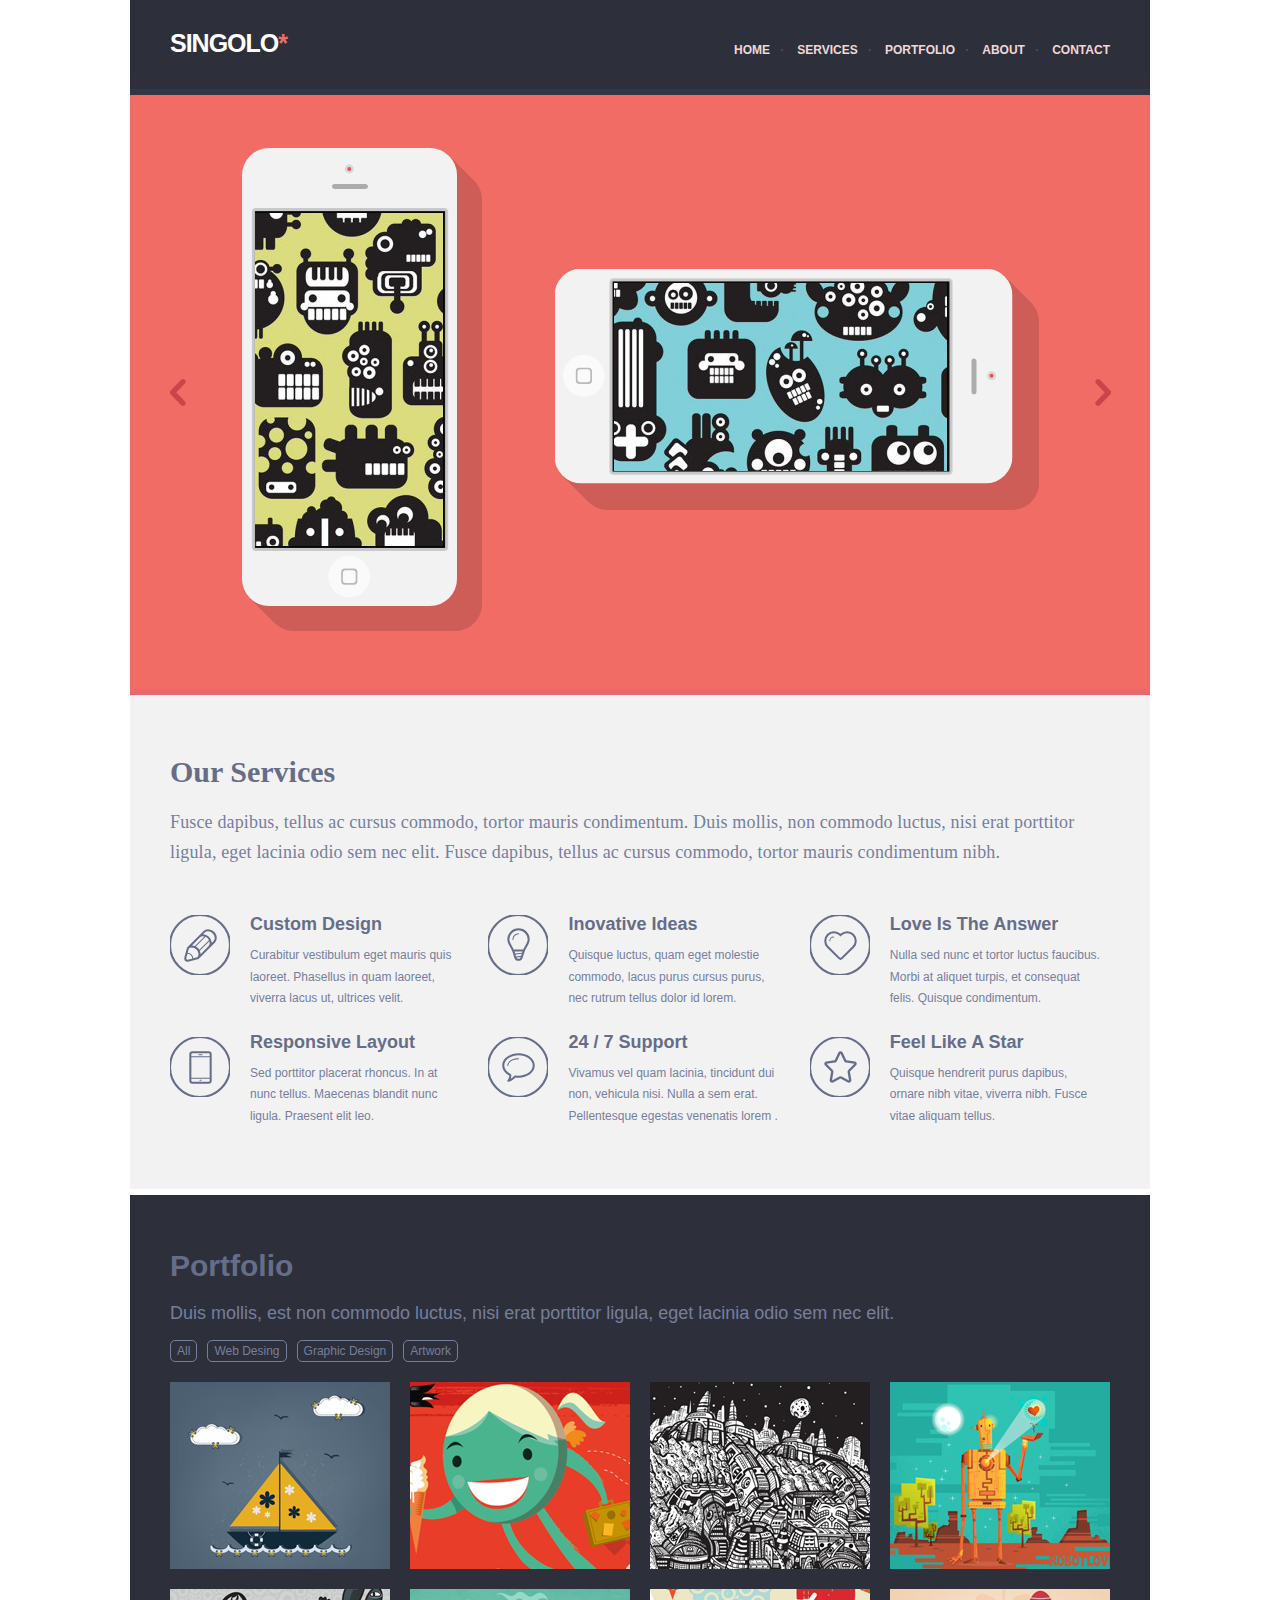
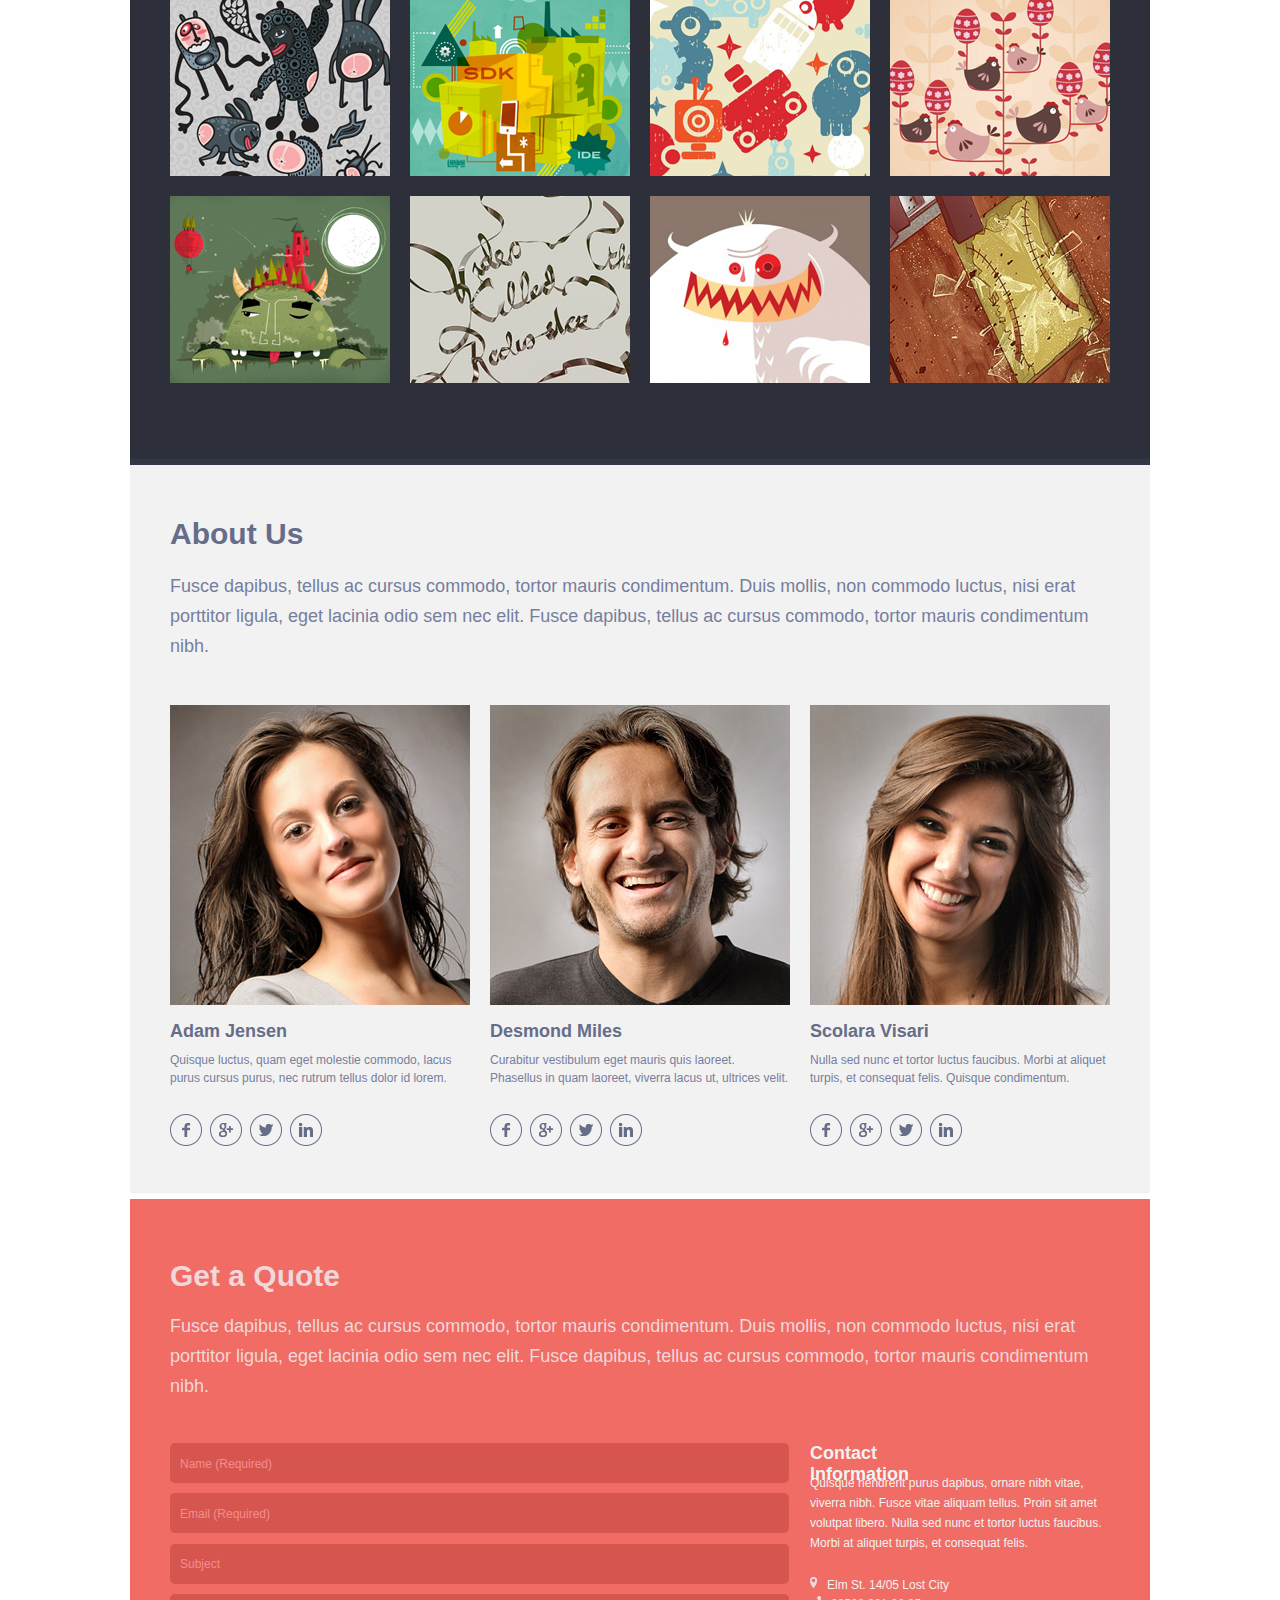
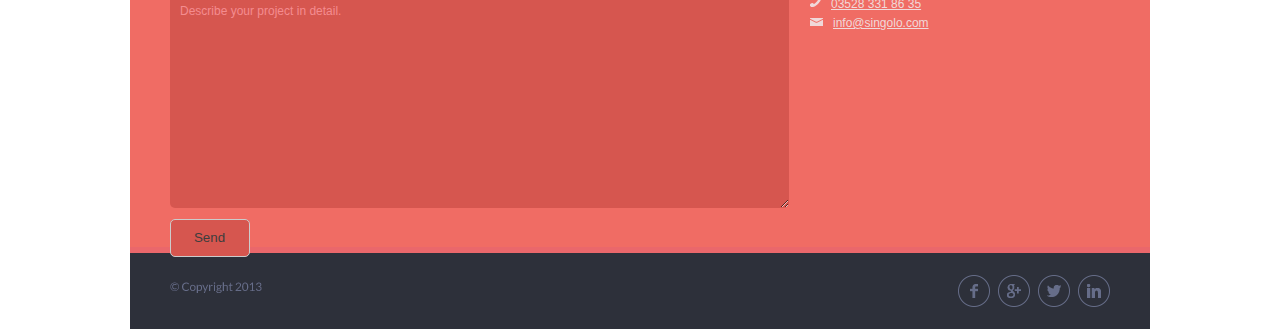
<file: index.html>
<!DOCTYPE html>
<html lang="en">
<head>
	<meta charset="UTF-8">
	<title>RS School Singolo</title>
	<link 	href="style.css" rel="stylesheet"/>
</head>
<body>

    <header class="header">
        <div class="wrapper wrapper_header">
            <div class="logo">
                <h1>Singolo<span class="color_light_red">*</span></h1>
            </div>   
            <nav>
                <ul class="navigation">
                    <li><a>Home</a></li>
                    <li class="dot"><a>Services</a></li>
                    <li class="dot"><a>Portfolio</a></li>
                    <li class="dot"><a>About</a></li>
                    <li class="dot"><a>Contact</a></li>
                </ul>
            </nav>
        </div>     
    </header>
    <div class="shadow shadow_header"></div>
    <section class="main_first_page">
        <div class="promo">
            <div class="wrapper wrapper_promo">
                <div class="chev_left"><img id="chev_left" src="assets/chev_left.png" height="27"></div>
                <div class="phone_vertical">
                    <div class="vertical"><img src="assets/phone.svg" id="phone_vertical"></div>
                    <div id="shadow_vertical"><img src="assets/phone_vertical/shadow_vertical.png"></div>
                    <div class="vertical_img"></div>
                </div>
                <div class="phone_horizontal">
                    <div class="horizontal"><img src="assets/phone.svg" id="phone_horizontal"></div>
                    <div id="shadow_horizontal"><img src="assets/phone_horizontal/shadow_horizontal.png"></div>
                    <div class="horizontal_img"></div>
                </div>
                <div class="chev_right"><img id="chev_right" src="assets/chev_right.png" height="27"></div>
            </div>
        </div>
        <div class="shadow color_shadow_promo"></div>
        <div class="services">
            <div class="wrapper wrapper_services">
                <div class="description">
                    <h1>Our Services</h1>
                    <p>Fusce dapibus, tellus ac cursus commodo, tortor mauris condimentum. Duis mollis, non commodo luctus, nisi erat porttitor 
                        ligula, eget lacinia odio sem nec elit. Fusce dapibus, tellus ac cursus commodo, tortor mauris condimentum nibh.</p>
                </div>
                <div class="options">
                    <ul>
                        <li>
                            <img src="assets/services_1.svg" height="120">
                            <div>
                                <h3>Custom Design</h3>
                                <p>Curabitur vestibulum eget mauris quis laoreet. Phasellus in quam laoreet, viverra lacus ut, ultrices velit.</p>
                            </div>
                        </li>
                        <li class="li_margin_between_second">
                            <img src="assets/services_2.svg" height="120">
                            <div>
                                <h3>Inovative Ideas</h3>
                                <p>Quisque luctus, quam eget molestie commodo, lacus purus cursus purus, nec rutrum tellus dolor id lorem.</p>
                            </div>
                        </li>
                        <li class="li_margin_between_third">
                            <img src="assets/services_3.svg" height="120">
                            <div>
                                <h3>Love Is The Answer</h3>
                                <p>Nulla sed nunc et tortor luctus faucibus. Morbi at aliquet turpis, et consequat felis. Quisque condimentum.</p>
                            </div>
                        </li>
                        <li>
                            <img class="second_row" src="assets/services_4.svg" height="120">
                            <div>
                                <h3 id="second_row">Responsive Layout</h3>
                                <p>Sed porttitor placerat rhoncus. In at nunc tellus. Maecenas blandit nunc ligula. Praesent elit leo.</p>
                            </div>
                        </li>
                        <li class="li_margin_between_second">
                            <img class="second_row" src="assets/services_5.svg" height="120">
                            <div>
                                <h3 id="second_row">24 / 7 Support</h3>
                                <p>Vivamus vel quam lacinia, tincidunt dui non, vehicula nisi. Nulla a sem erat. Pellentesque egestas venenatis lorem .</p>
                            </div>
                        </li>
                        <li class="li_margin_between_third">
                            <img class="second_row" src="assets/services_6.svg" height="120">
                            <div>
                                <h3 id="second_row">Feel Like A Star</h3>
                                <p>Quisque hendrerit purus dapibus, ornare nibh vitae, viverra nibh. Fusce vitae aliquam tellus.</p>
                            </div>
                        </li>
                    </ul>                    
                </div>    
            </div>
        </div>
        <div class="shadow color_shadow_services"></div>
    </section>

    <section class="portfolio">
        <div class="wrapper wrapper_portfolio">
            <div class="text_portfolio">
                <h1>Portfolio</h1>
                <span class="span_second_page">Duis mollis, est non commodo luctus, nisi erat porttitor ligula, eget lacinia odio sem nec elit.</span>
            </div>
            <div class="buttons">
                <button class="button_all">All</button>
                <button class="button_web">Web Desing</button>
                <button class="button_grapfic">Graphic Design</button>
                <button class="button_art">Artwork</button>
            </div>
            <div class="portfolio_pictures">
                <img src="assets2/pictures/image1.png" height="187">
                <img src="assets2/pictures/image2.png" height="187">
                <img src="assets2/pictures/image3.png" height="187">
                <img src="assets2/pictures/image4.png" height="187">
                <img src="assets2/pictures/image5.png" height="187">
                <img src="assets2/pictures/image6.png" height="187">
                <img src="assets2/pictures/image7.png" height="187">
                <img src="assets2/pictures/image8.png" height="187">
                <img src="assets2/pictures/image9.png" height="187">
                <img src="assets2/pictures/image10.png" height="187">
                <img src="assets2/pictures/image11.png" height="187">
                <img src="assets2/pictures/image12.png" height="187">
            </div>
        </div>
    </section>
    <div class="shadow shadow_portfolio"></div>
    <section class="about">
        <div class="wrapper warapper_bout">
            <div class="text_about">
                <h1>About Us</h1>
                <span class="span_second_page">Fusce dapibus, tellus ac cursus commodo, tortor mauris condimentum. Duis mollis, non commodo luctus, nisi erat porttitor 
                    ligula, eget lacinia odio sem nec elit. Fusce dapibus, tellus ac cursus commodo, tortor mauris condimentum nibh.</span>
            </div>
            <div class="about_us_pictures">
                <div class="first_picture">
                    <img src="assets2/photos/photo1.png" height="300">
                    <h3 class="bold">Adam Jensen</h3>
                    <span class="middle">Quisque luctus, quam eget molestie commodo, lacus purus cursus purus, nec rutrum tellus dolor id lorem.</span>
                    <div class="social_networks">
                        <img src="assets2/icons/facebook.png" height="32">
                        <img src="assets2/icons/google.png" height="32">
                        <img src="assets2/icons/twitter.png" height="32">
                        <img src="assets2/icons/linkedIn.png" height="32">
                    </div>
                </div>
                <div class="second_picture">
                    <img src="assets2/photos/photo2.png" height="300">
                    <h3 class="bold">Desmond Miles</h3>
                    <span class="middle">Curabitur vestibulum eget mauris quis laoreet. Phasellus in quam laoreet, viverra lacus ut, ultrices velit.</span>
                    <div class="social_networks">
                        <img src="assets2/icons/facebook.png" height="32">
                        <img src="assets2/icons/google.png" height="32">
                        <img src="assets2/icons/twitter.png" height="32">
                        <img src="assets2/icons/linkedIn.png" height="32">
                    </div>
                </div>
                <div class="third_picture">
                    <img src="assets2/photos/photo3.png" height="300">
                    <h3 class="bold">Scolara Visari</h3>
                    <span class="middle">Nulla sed nunc et tortor luctus faucibus. Morbi at aliquet turpis, et consequat felis. Quisque condimentum.</span>
                    <div class="social_networks">
                        <img src="assets2/icons/facebook.png" height="32">
                        <img src="assets2/icons/google.png" height="32">
                        <img src="assets2/icons/twitter.png" height="32">
                        <img src="assets2/icons/linkedIn.png" height="32">
                    </div>
                </div>
            </div>
        </div>
    </section>
    <div class="shadow color_shadow_about"></div>

    <section class="main_third_page">
        <div class="wrapper wrapper_qoute">
            <div>
            <h3 class="h3_third_page">Get a Quote</h3>
            <span class="span_quote">Fusce dapibus, tellus ac cursus commodo, tortor mauris condimentum. Duis mollis, non commodo luctus, nisi erat porttitor 
                ligula, eget lacinia odio sem nec elit. Fusce dapibus, tellus ac cursus commodo, tortor mauris condimentum nibh.</span>
            </div>
            <div class="form">
                <form action=""class="form_form">
                    <input type="text" placeholder="Name (Required)" required>
                    <input type="email" placeholder="Email (Required)" required>
                    <input type="text" placeholder="Subject">
                    <textarea name="text" id="text" placeholder="Describe your project in detail."></textarea>
                    <input id="submit" type="submit" value="Send">
                </form>
                <div class="contact">
                    <div>
                        <div class="contact_h4"><h4>Contact Information</h4></div>
                        <div class="contact_span"><span>Quisque hendrerit purus dapibus, ornare nibh vitae, viverra nibh. Fusce vitae aliquam tellus. 
                            Proin sit amet volutpat libero. Nulla sed nunc et tortor luctus faucibus. Morbi at aliquet turpis, et consequat felis. </span></div>
                    </div>
                    <div id="contact_block">
                        <div class="contact_img">
                            <div class="img_location"><img src="assets3/icons_contact/location.png" height="11"></div>
                            <span>Elm St. 14/05 Lost City </span>
                        </div>
                        <div class="contact_img">
                            <div class="img_phone"><img src="assets3/icons_contact/phone.png" height="11"></div>
                            <span><a href="tel:+03528 331 86 35">03528 331 86 35</a></span>
                        </div>
                        <div class="contact_img">
                            <div class="img_mail"><img src="assets3/icons_contact/mail.png" height="8"></div>
                            <span><a href="mailto:info@singolo.com">info@singolo.com</a></span>
                        </div>                        
                    </div>
                </div>
            </div>
        </div>
    </section>
    <div class="shadow shadow_quote"></div>
    <footer class="footer">
        <div class="wrapper wrapper_footer">
            <div class="copyright">
                <img src="assets3/copyright.png" height="11">
            </div>
            <div class="social_media">
                <img src="assets3/icons_social/Facebook.png" height="32">
                <img src="assets3/icons_social/Google.png" height="32">
                <img src="assets3/icons_social/Twitter.png" height="32">
                <img src="assets3/icons_social/LinkedIn.png" height="32">
            </div>
        </div>
    </footer>
</body>
</html>
</file>
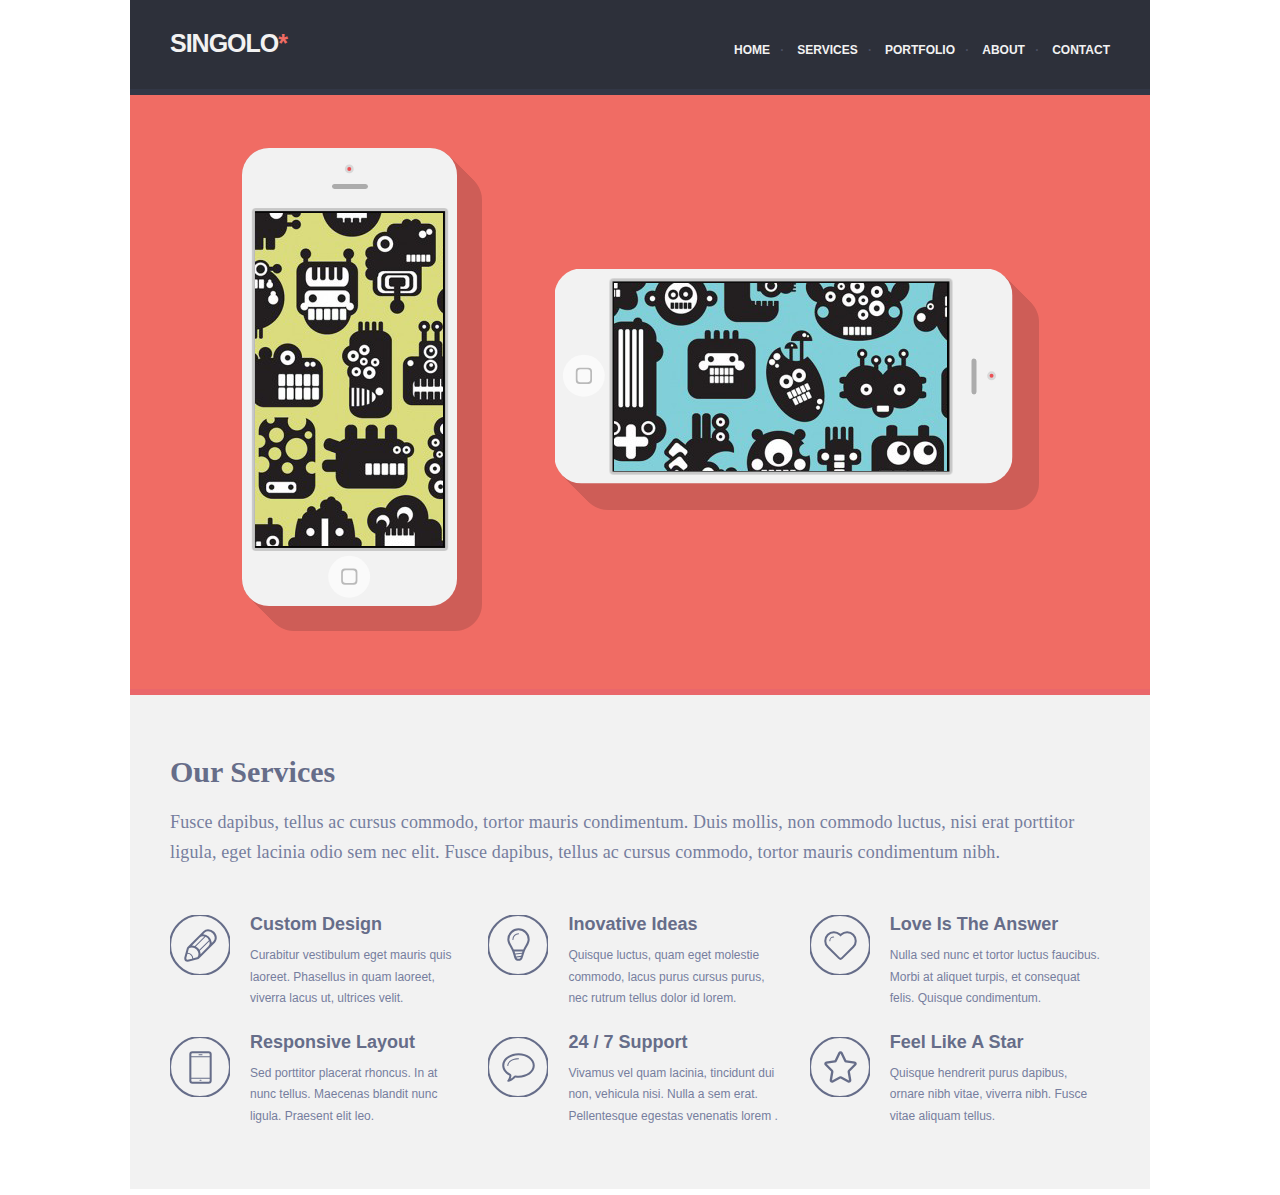
<file: singolo1.html>
<!DOCTYPE html>
<html lang="en">
<head>
	<meta charset="UTF-8">
	<title>RS School Singolo-1</title>
	<link 	href="singolo1.css" rel="stylesheet"/>
</head>
<body>
    <header class="header">
        <div class="wrapper wrapper_header">
            <div class="logo">
                <h1>Singolo<span class="color_light_red">*</span></h1>
            </div>   
            <nav>
                <ul class="navigation">
                    <li><a>Home</a></li>
                    <li class="dot"><a>Services</a></li>
                    <li class="dot"><a>Portfolio</a></li>
                    <li class="dot"><a>About</a></li>
                    <li class="dot"><a>Contact</a></li>
                </ul>
            </nav>
        </div>     
    </header>
    <div class="shadow"></div>
    <main>
        <section class="promo">
            <div class="wrapper wrapper_promo">
                <div class="phone_vertical">
                    <div class="vertical"><img src="assets/phone.svg" id="phone_vertical"></div>
                    <div id="shadow_vertical"><img src="assets/phone_vertical/shadow_vertical.png"></div>
                    <div class="vertical_img"></div>
                </div>
                <div class="phone_horizontal">
                    <div class="horizontal"><img src="assets/phone.svg" id="phone_horizontal"></div>
                    <div id="shadow_horizontal"><img src="assets/phone_horizontal/shadow_horizontal.png"></div>
                    <div class="horizontal_img"></div>
                </div>
            </div>
        </section>
        <div class="shadow color_shadow_promo"></div>
        <section class="services">
            <div class="wrapper wrapper_services">
                <div class="description">
                    <h1>Our Services</h1>
                    <p>Fusce dapibus, tellus ac cursus commodo, tortor mauris condimentum. Duis mollis, non commodo luctus, nisi erat porttitor 
                        ligula, eget lacinia odio sem nec elit. Fusce dapibus, tellus ac cursus commodo, tortor mauris condimentum nibh.</p>
                </div>
                <div class="options">
                    <ul>
                        <li>
                            <img src="assets/services_1.svg" height="120">
                            <div>
                                <h3>Custom Design</h3>
                                <p>Curabitur vestibulum eget mauris quis laoreet. Phasellus in quam laoreet, viverra lacus ut, ultrices velit.</p>
                            </div>
                        </li>
                        <li class="li_margin_between_second">
                            <img src="assets/services_2.svg" height="120">
                            <div>
                                <h3>Inovative Ideas</h3>
                                <p>Quisque luctus, quam eget molestie commodo, lacus purus cursus purus, nec rutrum tellus dolor id lorem.</p>
                            </div>
                        </li>
                        <li class="li_margin_between_third">
                            <img src="assets/services_3.svg" height="120">
                            <div>
                                <h3>Love Is The Answer</h3>
                                <p>Nulla sed nunc et tortor luctus faucibus. Morbi at aliquet turpis, et consequat felis. Quisque condimentum.</p>
                            </div>
                        </li>
                        <li>
                            <img class="second_row" src="assets/services_4.svg" height="120">
                            <div>
                                <h3 id="second_row">Responsive Layout</h3>
                                <p>Sed porttitor placerat rhoncus. In at nunc tellus. Maecenas blandit nunc ligula. Praesent elit leo.</p>
                            </div>
                        </li>
                        <li class="li_margin_between_second">
                            <img class="second_row" src="assets/services_5.svg" height="120">
                            <div>
                                <h3 id="second_row">24 / 7 Support</h3>
                                <p>Vivamus vel quam lacinia, tincidunt dui non, vehicula nisi. Nulla a sem erat. Pellentesque egestas venenatis lorem .</p>
                            </div>
                        </li>
                        <li class="li_margin_between_third">
                            <img class="second_row" src="assets/services_6.svg" height="120">
                            <div>
                                <h3 id="second_row">Feel Like A Star</h3>
                                <p>Quisque hendrerit purus dapibus, ornare nibh vitae, viverra nibh. Fusce vitae aliquam tellus.</p>
                            </div>
                        </li>
                    </ul>                    
                </div>    
            </div>
        </section>
        <div class="shadow color_shadow_services"></div>
    </main>
</body>
</html>
</file>
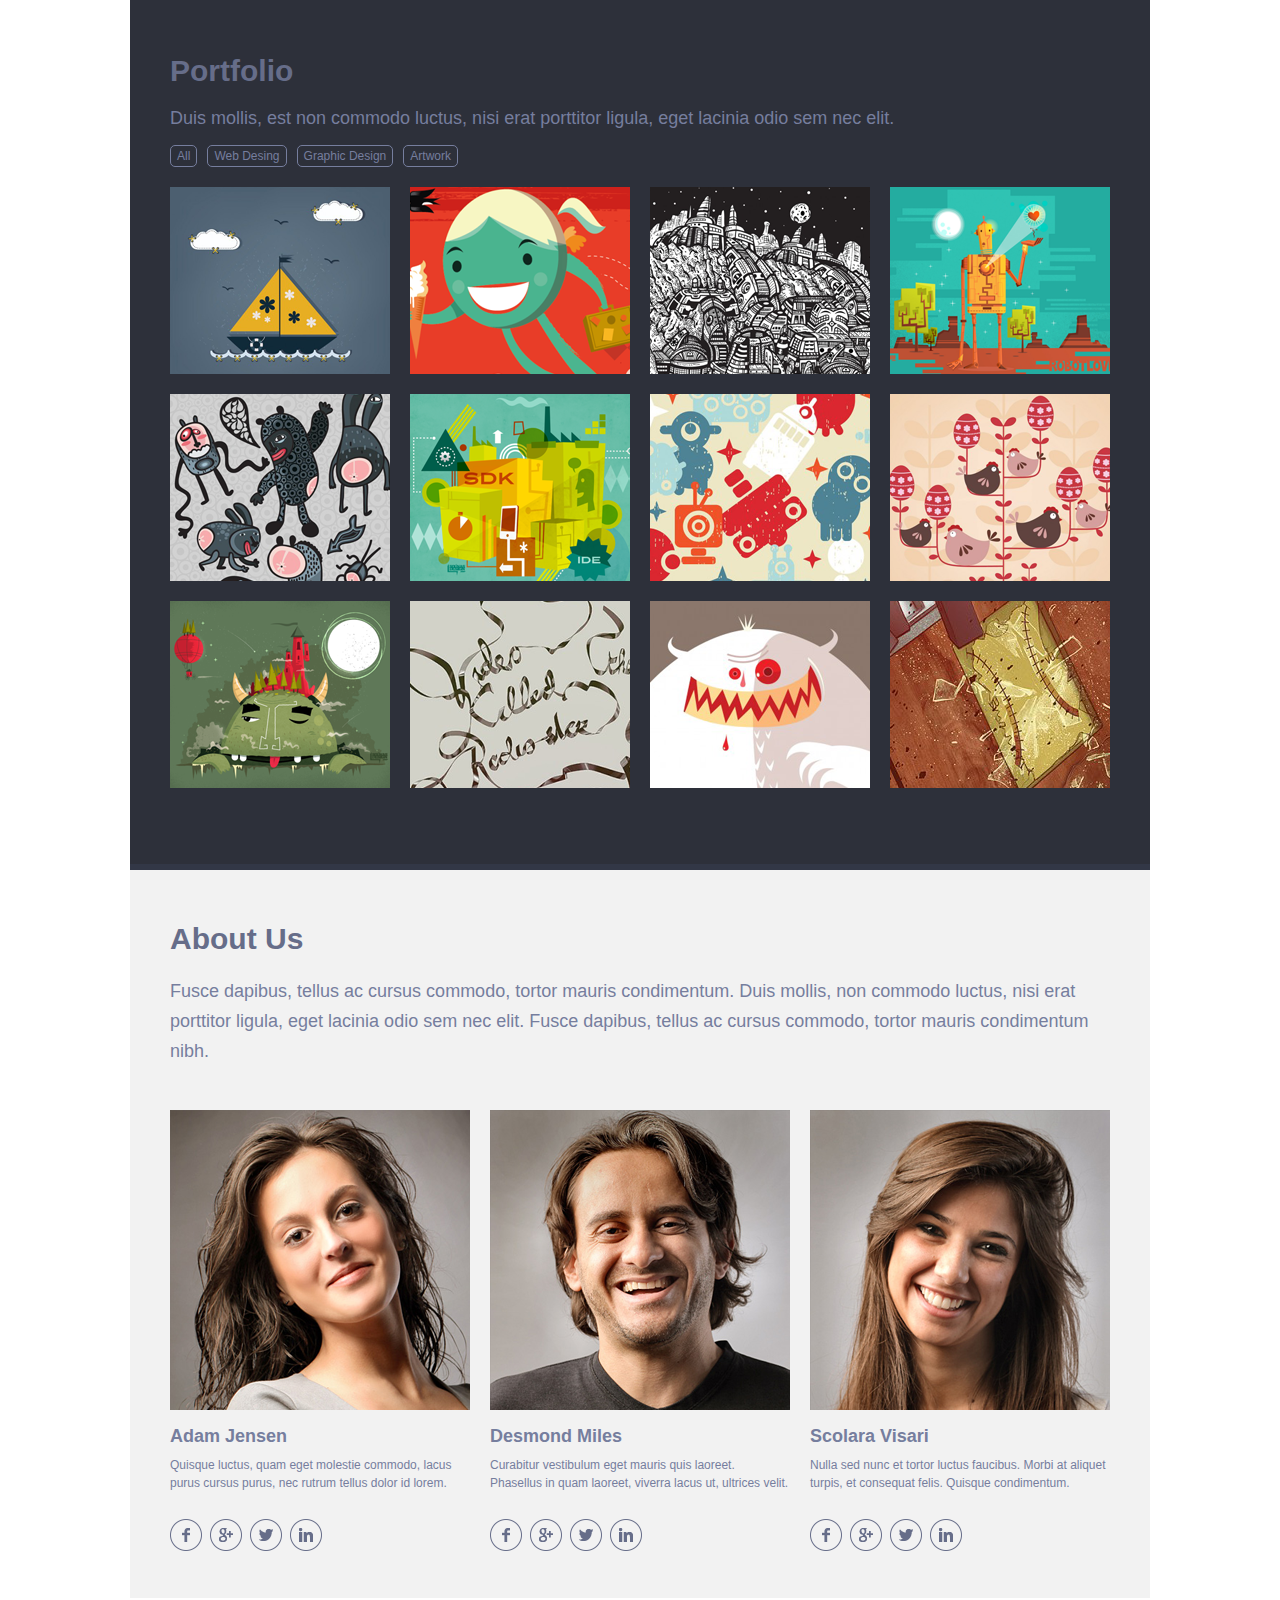
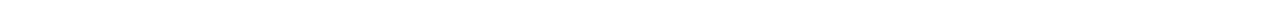
<file: singolo2.html>
<!DOCTYPE html>
<html lang="en">
<head>
	<meta charset="UTF-8">
	<title>RS School Singolo-2</title>
	<link 	href="singolo2.css" rel="stylesheet"/>
</head>
<body>
    <section class="portfolio">
        <div class="wrapper wrapper_portfolio">
            <div class="text_portfolio">
                <h1>Portfolio</h1>
                <span class="main">Duis mollis, est non commodo luctus, nisi erat porttitor ligula, eget lacinia odio sem nec elit.</span>
            </div>
            <div class="buttons">
                <button class="button_all">All</button>
                <button class="button_web">Web Desing</button>
                <button class="button_grapfic">Graphic Design</button>
                <button class="button_art">Artwork</button>
            </div>
            <div class="portfolio_pictures">
                <img src="assets2/pictures/image1.png" height="187">
                <img src="assets2/pictures/image2.png" height="187">
                <img src="assets2/pictures/image3.png" height="187">
                <img src="assets2/pictures/image4.png" height="187">
                <img src="assets2/pictures/image5.png" height="187">
                <img src="assets2/pictures/image6.png" height="187">
                <img src="assets2/pictures/image7.png" height="187">
                <img src="assets2/pictures/image8.png" height="187">
                <img src="assets2/pictures/image9.png" height="187">
                <img src="assets2/pictures/image10.png" height="187">
                <img src="assets2/pictures/image11.png" height="187">
                <img src="assets2/pictures/image12.png" height="187">
            </div>
        </div>
    </section>
    <div class="shadow"></div>
    <section class="about">
        <div class="wrapper warapper_bout">
            <div class="text_about">
                <h1>About Us</h1>
                <span class="main">Fusce dapibus, tellus ac cursus commodo, tortor mauris condimentum. Duis mollis, non commodo luctus, nisi erat porttitor 
                    ligula, eget lacinia odio sem nec elit. Fusce dapibus, tellus ac cursus commodo, tortor mauris condimentum nibh.</span>
            </div>
            <div class="about_us_pictures">
                <div class="first_picture">
                    <img src="assets2/photos/photo1.png" height="300">
                    <h3 class="bold">Adam Jensen</h3>
                    <span class="middle">Quisque luctus, quam eget molestie commodo, lacus purus cursus purus, nec rutrum tellus dolor id lorem.</span>
                    <div class="social_networks">
                        <img src="assets2/icons/facebook.png" height="32">
                        <img src="assets2/icons/google.png" height="32">
                        <img src="assets2/icons/twitter.png" height="32">
                        <img src="assets2/icons/linkedIn.png" height="32">
                    </div>
                </div>
                <div class="second_picture">
                    <img src="assets2/photos/photo2.png" height="300">
                    <h3 class="bold">Desmond Miles</h3>
                    <span class="middle">Curabitur vestibulum eget mauris quis laoreet. Phasellus in quam laoreet, viverra lacus ut, ultrices velit.</span>
                    <div class="social_networks">
                        <img src="assets2/icons/facebook.png" height="32">
                        <img src="assets2/icons/google.png" height="32">
                        <img src="assets2/icons/twitter.png" height="32">
                        <img src="assets2/icons/linkedIn.png" height="32">
                    </div>
                </div>
                <div class="third_picture">
                    <img src="assets2/photos/photo3.png" height="300">
                    <h3 class="bold">Scolara Visari</h3>
                    <span class="middle">Nulla sed nunc et tortor luctus faucibus. Morbi at aliquet turpis, et consequat felis. Quisque condimentum.</span>
                    <div class="social_networks">
                        <img src="assets2/icons/facebook.png" height="32">
                        <img src="assets2/icons/google.png" height="32">
                        <img src="assets2/icons/twitter.png" height="32">
                        <img src="assets2/icons/linkedIn.png" height="32">
                    </div>
                </div>
            </div>
        </div>
    </section>
    <div class="shadow color_shadow_about"></div>
</body>
</html>
</file>
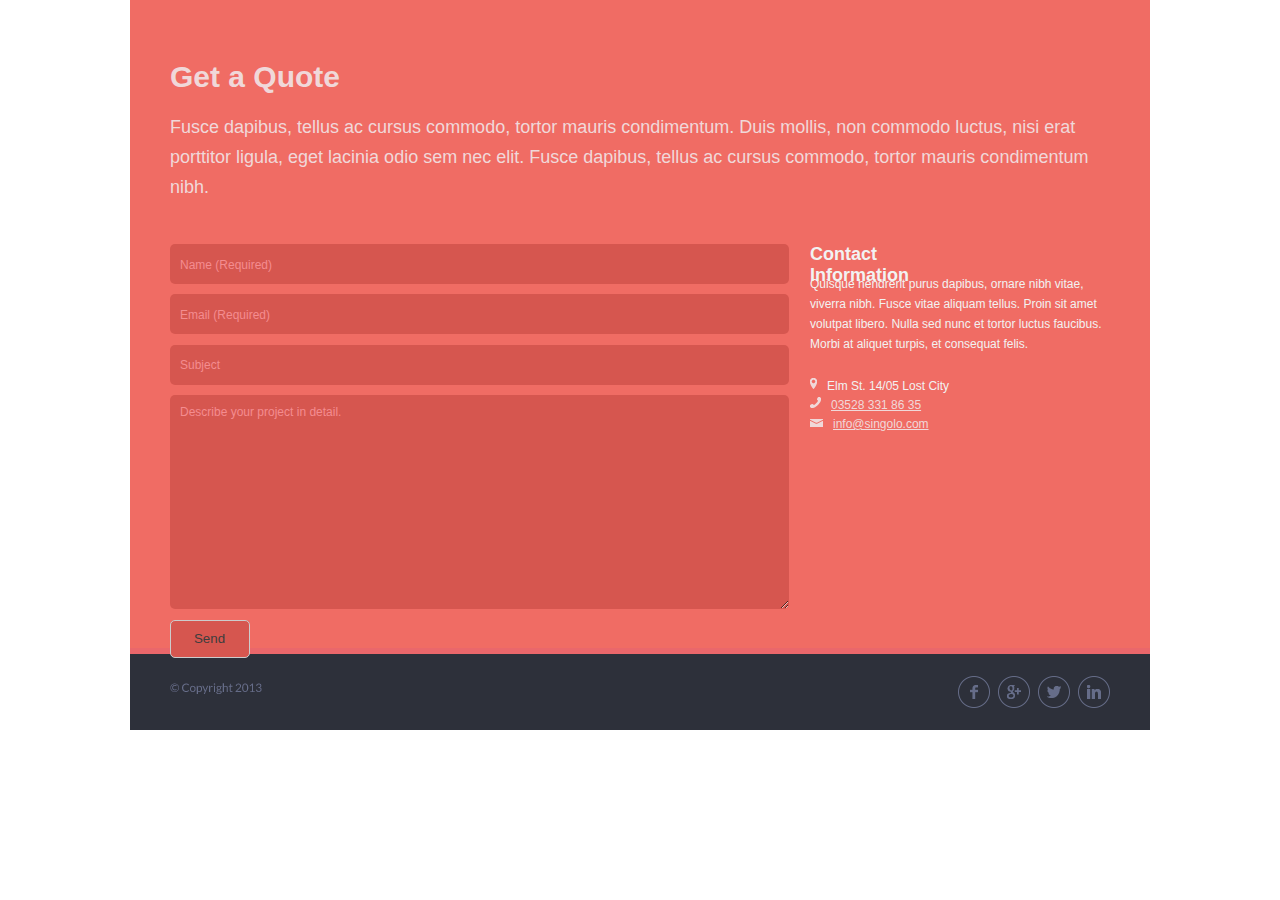
<file: singolo3.html>
<!DOCTYPE html>
<html lang="en">
<head>
	<meta charset="UTF-8">
	<title>RS School Singolo-3</title>
	<link 	href="singolo3.css" rel="stylesheet"/>
</head>
<body>
    <main class="main">
        <div class="wrapper wrapper_qoute">
            <section>
            <h3>Get a Quote</h3>
            <span class="span_quote">Fusce dapibus, tellus ac cursus commodo, tortor mauris condimentum. Duis mollis, non commodo luctus, nisi erat porttitor 
                ligula, eget lacinia odio sem nec elit. Fusce dapibus, tellus ac cursus commodo, tortor mauris condimentum nibh.</span>
            </section>
            <section class="form">
                <form action=""class="form_form">
                    <input type="text" placeholder="Name (Required)" required>
                    <input type="email" placeholder="Email (Required)" required>
                    <input type="text" placeholder="Subject">
                    <textarea name="text" id="text" placeholder="Describe your project in detail."></textarea>
                    <input id="submit" type="submit" value="Send">
                </form>
                <div class="contact">
                    <div>
                        <div class="contact_h4"><h4>Contact Information</h4></div>
                        <div class="contact_span"><span>Quisque hendrerit purus dapibus, ornare nibh vitae, viverra nibh. Fusce vitae aliquam tellus. 
                            Proin sit amet volutpat libero. Nulla sed nunc et tortor luctus faucibus. Morbi at aliquet turpis, et consequat felis. </span></div>
                    </div>
                    <div id="contact_block">
                        <div class="contact_img">
                            <div class="img_location"><img src="assets3/icons_contact/location.png" height="11"></div>
                            <span>Elm St. 14/05 Lost City </span>
                        </div>
                        <div class="contact_img">
                            <div class="img_phone"><img src="assets3/icons_contact/phone.png" height="11"></div>
                            <span><a href="tel:+03528 331 86 35">03528 331 86 35</a></span>
                        </div>
                        <div class="contact_img">
                            <div class="img_mail"><img src="assets3/icons_contact/mail.png" height="8"></div>
                            <span><a href="mailto:info@singolo.com">info@singolo.com</a></span>
                        </div>                        
                    </div>
                </div>
            </section>
        </div>
    </main>
    <div class="shadow"></div>
    <footer class="footer">
        <div class="wrapper wrapper_footer">
            <div class="copyright">
                <img src="assets3/copyright.png" height="11">
            </div>
            <div class="social_media">
                <img src="assets3/icons_social/Facebook.png" height="32">
                <img src="assets3/icons_social/Google.png" height="32">
                <img src="assets3/icons_social/Twitter.png" height="32">
                <img src="assets3/icons_social/LinkedIn.png" height="32">
            </div>
        </div>
    </footer>
</body>
</html>
</file>
<file: style.css>
body {
	font-family: Lato, sans-serif;
	padding: 0;
	margin: auto;
    color: #f2f2f2;
    width: 1020px;
}

/*first page*/

.header, .main_first_page {
    overflow: hidden;
}

.header {
    background-color: #2d303a;
    height: 89px;
}

.shadow {
    height: 6px;
}

.shadow_header {
    background-color: #323746;
}

.logo h1 {
    font-size: 25px;
    text-transform: uppercase;
    margin-top: 29px;
    font-weight: bold;
    letter-spacing: -1px;
    color: #fff;
}

.logo {
    display: flex; 
    margin-left: 0px;
}

.color_light_red, .hover_light_red, a:hover {
    color: #f06c64;
}

.wrapper {
    display: flex;
    margin: 0 40px 0 40px;
}

.wrapper_header {
    justify-content: space-between;
}

.wrapper_promo {
    height: 100%;
}

.wrapper_services {
    flex-direction: column;
    align-items: flex-start;
    height: 100%;
}

nav {  
    margin-right: 0px;
    width: 376px;
}

nav ul {
    margin-top: 43px;
    font-size: 12px;
    font-weight: bold;
    text-transform: uppercase;
    display: flex;
    justify-content: space-between;
    padding-left: 0px;
    padding-top: 0px;
    list-style: none;
}

nav ul li:not(:nth-child(1))::before {
    content: "\00b7";  
    color:#494e62; 
    display: inline-block; 
    width: 17px; 
    margin-left: -1em; 
    padding-top: 0px;
  }

  .promo {
    background-color: #f06c64;
    height: 594px;
  }

  .color_shadow_promo {
      background-color: #ea676b;
  }

  .phone_vertical, .phone_horizontal {
    display: flex;
  }

  .phone_vertical {
      margin-left: 56px;
  }

  .phone_horizontal {
    margin-left: 194px;
    margin-top: 52px;
}

.chev_right {
    margin-left: 56px;
}

  #phone_vertical {
    margin-top: 53px;
    width: 215px;
    height: 458px;
    position: absolute;
    z-index: 2;
  }

  #phone_horizontal {
    transform: rotate(90deg);
    width: 215px;
    height: 458px;
    position: absolute;
    z-index: 2;
  }

  .chev_left, .chev_right {
    display: flex;
    flex-direction: column;  
    justify-content: center;
}

  .vertical_img {
    background-image: url("assets/phone_vertical/phone_image_vertical.png");
    background-repeat: no-repeat;
    width: 188px;
    height: 333px;
    position: absolute;
    z-index: 3;
    margin-left: 13px;
    margin-top: 118px;
  }

  .horizontal_img {
    background-image: url("assets/phone_horizontal/phone_image_horizontal.png");
    background-repeat: no-repeat;
    width: 333px;
    height: 188px;
    position: absolute;
    z-index: 3;
    margin-left: -62px;
    margin-top: 136px;
  }

  .services {
    background-color: #f2f2f2;
    height: 494px;
  }

  .color_shadow_services {
    background-color: #fff;
}

#shadow_vertical {
    margin-top: 53px;
}

#shadow_horizontal {
    margin-left: -120px;
    margin-top: 123px;
}

.description {
    height: 220px;
}

.description h1 {
    font-size: 30px;
    font-family: Lato Black;
    color: #666d89;
    margin-top: 60px;
    margin-bottom: 0px;
}

.description p {
    font-size: 18px;
    font-weight: lighter;
    margin-top: 18px;
    font-family: Lato;
    color: #767e9e;
    line-height: 30px;
    letter-spacing: 0.15px;
}

.options {
    height: 274px;
    width: 100%;
}

.options ul {
    width: 100%;
    display: flex;
    flex-wrap: wrap;
    align-content: space-between;
    margin-block-start: 0px;
    padding-inline-start: 0px;
}

.options li {
    display: flex; 
    padding-left: 0px;
    width: 31%;
    padding-top: 0px;
}

.options li h3 {
    color: #666d89;
    margin-top: -1px;
    margin-bottom: 10px;
    font-size: 18px;
}

.options li p {
    color: #767e9e;
    margin-top: 0px;
    font-size: 12px;
    line-height: 180%;
    word-wrap: break-word;
    font-weight: normal;
}

.options li div {
    display: flex;
    flex-direction: column;
    align-items: flex-start;
    margin-left: 20px;
}

.options li img {
    vertical-align: top;
    height: 60px;
    width: 60px;
}

.li_margin_between_second {
    margin-left: 27px;
}

.li_margin_between_third {
    margin-left: 30px;
}

#second_row {
    margin-top: 10px;
}

.second_row {
    margin-top: 15px;
}

/*second page*/

.wrapper_portfolio, .warapper_bout {
    display: flex;
    flex-direction: column;
    margin: 0 40px 0 40px;
}

.portfolio {
    background-color: #2d303a;
    height: 864px;
}

.text_portfolio {
    margin-top: 34px;
    margin-bottom: 16px;
}

.portfolio_pictures {
    height: 602px;
    overflow: hidden;
}

.shadow_portfolio {
    background-color: #323746;
}

.about {
    background-color: #f2f2f2;
    height: 728px;
}

.color_shadow_about {
    background-color: #fff;
}

h1 {
    font-size: 30px;
    font-weight: 900; 
    color: #666d89;
    margin-bottom: 20px;
}

.span_second_page, h3 {
    font-size: 18px;
    color: #767e9e;
}

.buttons {
    width: 288px;
    display: flex;
    justify-content: space-between;
    margin-bottom: 20px;
}

button {
    font-size: 12px;
    color: #767e9e; 
    background-color: #2d303a;
    border-radius: 5px;
    border: 1px solid #767e9e;
    padding: 3px 6px 3px 6px;
}

button:hover {
    color: #c5c5c5;
    border: 1px solid #c5c5c5;
}

#chev_left:hover, #chev_right:hover {
    height: 35px;
}

.bold {
    font-weight: bold;
    color: #666d89;
}

.middle {
    font-size: 12px;
    color: #767e9e; 
}

.portfolio_pictures, .about_us_pictures {
    display: flex;
    justify-content: space-between;
}

.portfolio_pictures {
    flex-wrap: wrap;
    align-content: space-between;
}

.portfolio_pictures img {
    margin-bottom: 20px;
} 

.text_about {
    margin-top: 32px;
}

.text_about span {
    line-height: 30px;
}

.about_us_pictures {
    margin-top: 44px;
}

.first_picture, .second_picture, .third_picture {
    width: 300px;
    height: 300px;
}

h3 {
    margin-top: 12px;
    font-weight: bolder;
    margin-bottom: 8px;
}

.social_networks {
    margin-top: 28px;
    width: 152px;
    display: flex;
    justify-content: space-between;
}

.social_networks img:hover {
    height: 42px;
}

.about_us_pictures h3 {
    white-space: nowrap;
}

/*third page*/
.main_third_page {
    background-color: #f06c64;
    height: 648px;
}

.shadow_quote {
    background-color: #ea676b;
}

.footer {
    background-color: #2d303a;
    height: 76px;
}

.h3_third_page {
    font-size: 30px;
    color: #f0d8d9;
    margin-top: 60px;
    margin-bottom: 18px;
}

.span_quote {
    font-size: 18px;
    color: #f0d8d9;
    line-height: 30px;
}

input, textarea {
    background-color: #d6564f;
    border: 0px;
    width: 619px;
    border-radius: 5px;
    padding-left: 10px;
}

.form {
    width: 940px;
    display: flex;
    flex-wrap: wrap;
    justify-content: space-between;
    padding: 42px 0px 0px 0px;
    height: 424px;
}

.form_form {
    width: 619px;
    display: flex;
    flex-wrap: wrap;
    height: 424px;
    justify-content: space-between;
}

.contact {
    width: 300px;
    display: flex;
    flex-wrap: wrap;
    height: 205px;
}

input {
    height: 38px;
}

textarea {
    height: 202px;
    vertical-align: bottom;
    padding-top: 10px;
}

::placeholder {
    color: #f48c8f;
    font-family: Lato, sans-serif;
    font-size: 12px;
}

.contact_h4 {
    width: 165px;
    font-size: 18px;
    height: 30px;
}

.contact_h4 h4 {
    margin-top: 0px;
    margin-bottom: 0px;
}

.contact_span span, .contact_img span {
    font-size: 12px;
    width: 300px;
}

.contact_img {
    display: flex;
    width: 300px;
}

.contact_img span {
    padding-top: 5px;
}

.img_location {
    margin: auto;
    width: 7px;
}

.img_phone {
    margin: auto;
    width: 11px;
}

.img_mail {
    margin: auto;
    width: 13px;
}

.wrapper_footer {
    display: flex;
    justify-content: space-between;
    flex-direction: row;
}

.contact_span span {
    margin-top: 0px;
    line-height: 20px;
}

.contact_img span {
    margin-left: 10px;
}

.wrapper_qoute {
    padding-bottom: 0px;
    display: flex;
    flex-direction: column;
}

#submit {
    color: #3d3d3d;
    width: 80px;
    border: 1px solid #cccccc;
    padding-left: 5px;
}

#contact_block {
    padding-bottom: 0px;
    height: 55px;
}

a {
    color: #f0d8d9;
}

.social_media {
    width: 152px;
    display: flex;
    flex-direction: row;
    justify-content: space-between;
    margin-top: 22px;
}

.copyright {
    margin-top: 26px;
}

.copyright img {
    width: 92px;
}
</file>
<file: singolo1.css>
body {
	font-family: Lato, sans-serif;
	padding: 0;
	margin: auto;
    color: #f2f2f2;
    width: 1020px;
}

.header, main {
    overflow: hidden;
}

.header {
    background-color: #2d303a;
    height: 89px;
}

.shadow {
    background-color: #323746;
    height: 6px;
}

.logo h1 {
    font-size: 25px;
    text-transform: uppercase;
    margin-top: 29px;
    font-weight: bold;
    letter-spacing: -1px;
}

.logo {
    display: flex; 
    margin-left: 0px;
}

.color_light_red, .hover_light_red, a:hover {
    color: #f06c64;
}

.wrapper {
    display: flex;
    margin: 0 40px 0 40px;
}

.wrapper_header {
    justify-content: space-between;
}

.wrapper_promo {
    height: 100%;
}

.wrapper_services {
    flex-direction: column;
    align-items: flex-start;
    height: 100%;
}

nav {  
    margin-right: 0px;
    width: 376px;
}

nav ul {
    margin-top: 43px;
    font-size: 12px;
    font-weight: bold;
    text-transform: uppercase;
    display: flex;
    justify-content: space-between;
    padding-left: 0px;
    padding-top: 0px;
    list-style: none;
}

nav ul li:not(:nth-child(1))::before {
    content: "\00b7";  
    color:#494e62; 
    display: inline-block; 
    width: 17px; 
    margin-left: -1em; 
    padding-top: 0px;
  }

  .promo {
    background-color: #f06c64;
    height: 594px;
  }

  .color_shadow_promo {
      background-color: #ea676b;
  }

  .phone_vertical, .phone_horizontal {
    display: flex;
  }

  .phone_vertical {
      margin-left: 72px;
  }

  .phone_horizontal {
    margin-left: 194px;
    margin-top: 52px;
}

  #phone_vertical {
    margin-top: 53px;
    width: 215px;
    height: 458px;
    position: absolute;
    z-index: 2;
  }

  #phone_horizontal {
    transform: rotate(90deg);
    width: 215px;
    height: 458px;
    position: absolute;
    z-index: 2;
  }

  .vertical_img {
    background-image: url("assets/phone_vertical/phone_image_vertical.png");
    background-repeat: no-repeat;
    width: 188px;
    height: 333px;
    position: absolute;
    z-index: 3;
    margin-left: 13px;
    margin-top: 118px;
  }

  .horizontal_img {
    background-image: url("assets/phone_horizontal/phone_image_horizontal.png");
    background-repeat: no-repeat;
    width: 333px;
    height: 188px;
    position: absolute;
    z-index: 3;
    margin-left: -62px;
    margin-top: 136px;
  }

  .services {
    background-color: #f2f2f2;
    height: 494px;
  }

  .color_shadow_services {
    background-color: #fff;
}

#shadow_vertical {
    margin-top: 53px;
}

#shadow_horizontal {
    margin-left: -120px;
    margin-top: 123px;
}

.description {
    height: 220px;
}

.description h1 {
    font-size: 30px;
    font-family: Lato Black;
    color: #666d89;
    margin-top: 60px;
    margin-bottom: 0px;
}

.description p {
    font-size: 18px;
    font-weight: lighter;
    margin-top: 18px;
    font-family: Lato;
    color: #767e9e;
    line-height: 30px;
    letter-spacing: 0.15px;
}

.options {
    height: 274px;
    width: 100%;
}

.options ul {
    width: 100%;
    display: flex;
    flex-wrap: wrap;
    align-content: space-between;
    margin-block-start: 0px;
    padding-inline-start: 0px;
}

.options li {
    display: flex; 
    padding-left: 0px;
    width: 31%;
    padding-top: 0px;
}

.options li h3 {
    color: #666d89;
    margin-top: -1px;
    margin-bottom: 10px;
    font-size: 18px;
}

.options li p {
    color: #767e9e;
    margin-top: 0px;
    font-size: 12px;
    line-height: 180%;
    word-wrap: break-word;
    font-weight: normal;
}

.options li div {
    display: flex;
    flex-direction: column;
    align-items: flex-start;
    margin-left: 20px;
}

.options li img {
    vertical-align: top;
    height: 60px;
    width: 60px;
}

.li_margin_between_second {
    margin-left: 27px;
}

.li_margin_between_third {
    margin-left: 30px;
}

#second_row {
    margin-top: 10px;
}

.second_row {
    margin-top: 15px;
}
</file>
<file: singolo2.css>
body {
	font-family: Lato, sans-serif;
	padding: 0;
	margin: auto;
    color: #f2f2f2;
    width: 1020px;
}

.wrapper {
    display: flex;
    flex-direction: column;
    margin: 0 40px 0 40px;
}

.portfolio {
    background-color: #2d303a;
    height: 864px;
}

.text_portfolio {
    margin-top: 34px;
    margin-bottom: 16px;
}

.portfolio_pictures {
    height: 602px;
    overflow: hidden;
}

.shadow {
    background-color: #323746;
    height: 6px;
}

.about {
    background-color: #f2f2f2;
    height: 728px;
}

.color_shadow_about {
    background-color: #fff;
}

h1 {
    font-size: 30px;
    font-weight: 900; 
    color: #666d89;
    margin-bottom: 20px;
}

.main, h3 {
    font-size: 18px;
    color: #767e9e;
}

.buttons {
    width: 288px;
    display: flex;
    justify-content: space-between;
    margin-bottom: 20px;
}

button {
    font-size: 12px;
    color: #767e9e; 
    background-color: #2d303a;
    border-radius: 5px;
    border: 1px solid #767e9e;
    padding: 3px 6px 3px 6px;
}

button:hover {
    color: #c5c5c5;
    border: 1px solid #c5c5c5;
}

.bold {
    font-weight: bold;
}

.middle {
    font-size: 12px;
    color: #767e9e; 
}

.portfolio_pictures, .about_us_pictures {
    display: flex;
    justify-content: space-between;
}

.portfolio_pictures {
    flex-wrap: wrap;
    align-content: space-between;
}

.portfolio_pictures img {
    margin-bottom: 20px;
} 

.text_about {
    margin-top: 32px;
}

.text_about span {
    line-height: 30px;
}

.about_us_pictures {
    margin-top: 44px;
}

.first_picture, .second_picture, .third_picture {
    width: 300px;
    height: 300px;
}

h3 {
    margin-top: 12px;
    font-weight: bolder;
    margin-bottom: 8px;
}

.social_networks {
    margin-top: 28px;
    width: 152px;
    display: flex;
    justify-content: space-between;
}

.social_networks img:hover {
    height: 42px;
}

.about_us_pictures h3 {
    white-space: nowrap;
}
</file>
<file: singolo3.css>
body {
	font-family: Lato, sans-serif;
	padding: 0;
	margin: auto;
    color: #f2f2f2;
    width: 1020px;
}

.wrapper {
    display: flex;
    flex-direction: column;
    margin: 0 40px 0 40px;
}

.main {
    background-color: #f06c64;
    height: 648px;
}

.shadow {
    background-color: #ea676b;
    height: 6px;
    background-image: src("image.jpg");
}

.footer {
    background-color: #2d303a;
    height: 76px;
}

h3 {
    font-size: 30px;
    color: #f0d8d9;
    margin-top: 60px;
    margin-bottom: 18px;
}

.span_quote {
    font-size: 18px;
    color: #f0d8d9;
    line-height: 30px;
}

input, textarea {
    background-color: #d6564f;
    border: 0px;
    width: 619px;
    border-radius: 5px;
    padding-left: 10px;
}

.form {
    width: 940px;
    display: flex;
    flex-wrap: wrap;
    justify-content: space-between;
    padding: 42px 0px 0px 0px;
    height: 424px;
}

.form_form {
    width: 619px;
    display: flex;
    flex-wrap: wrap;
    height: 424px;
    justify-content: space-between;
}

.contact {
    width: 300px;
    display: flex;
    flex-wrap: wrap;
    height: 205px;
}

input {
    height: 38px;
}

textarea {
    height: 202px;
    vertical-align: bottom;
    padding-top: 10px;
}

::placeholder {
    color: #f48c8f;
    font-family: Lato, sans-serif;
    font-size: 12px;
}

.contact_h4 {
    width: 165px;
    font-size: 18px;
    height: 30px;
}

.contact_h4 h4 {
    margin-top: 0px;
    margin-bottom: 0px;
}

.contact_span span, .contact_img span {
    font-size: 12px;
    width: 300px;
}

.contact_img {
    display: flex;
    width: 300px;
}

.contact_img span {
    padding-top: 5px;
}

.img_location {
    margin: auto;
    width: 7px;
}

.img_phone {
    margin: auto;
    width: 11px;
}

.img_mail {
    margin: auto;
    width: 13px;
}

.wrapper_footer {
    display: flex;
    justify-content: space-between;
    flex-direction: row;
}

.contact_span span {
    margin-top: 0px;
    line-height: 20px;
}

.contact_img span {
    margin-left: 10px;
}

.wrapper_qoute {
    padding-bottom: 0px;
}

#submit {
    color: #3d3d3d;
    width: 80px;
    border: 1px solid #cccccc;
    padding-left: 5px;
}

#contact_block {
    padding-bottom: 0px;
    height: 55px;
}

a {
    color: #f0d8d9;
}

.social_media {
    width: 152px;
    display: flex;
    flex-direction: row;
    justify-content: space-between;
    margin-top: 22px;
}

.copyright {
    margin-top: 26px;
}

.copyright img {
    width: 92px;
}
</file>
